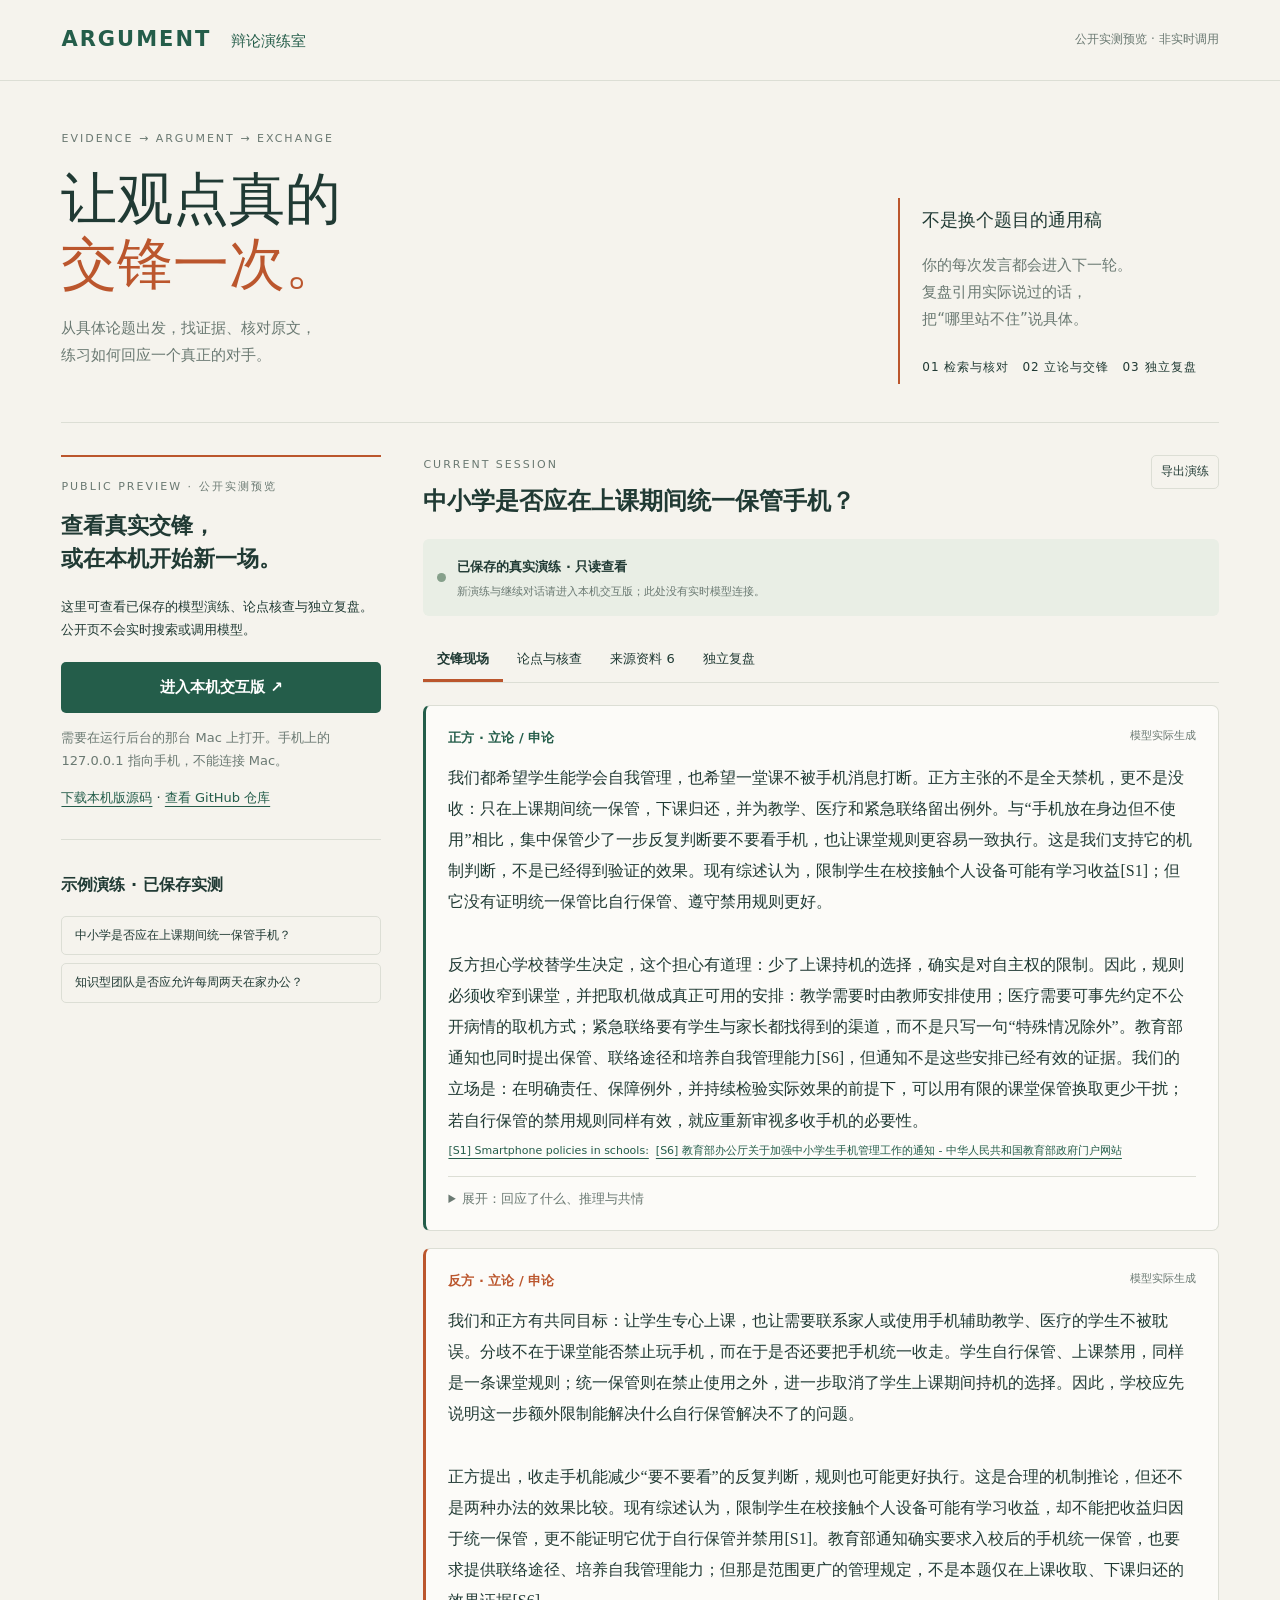
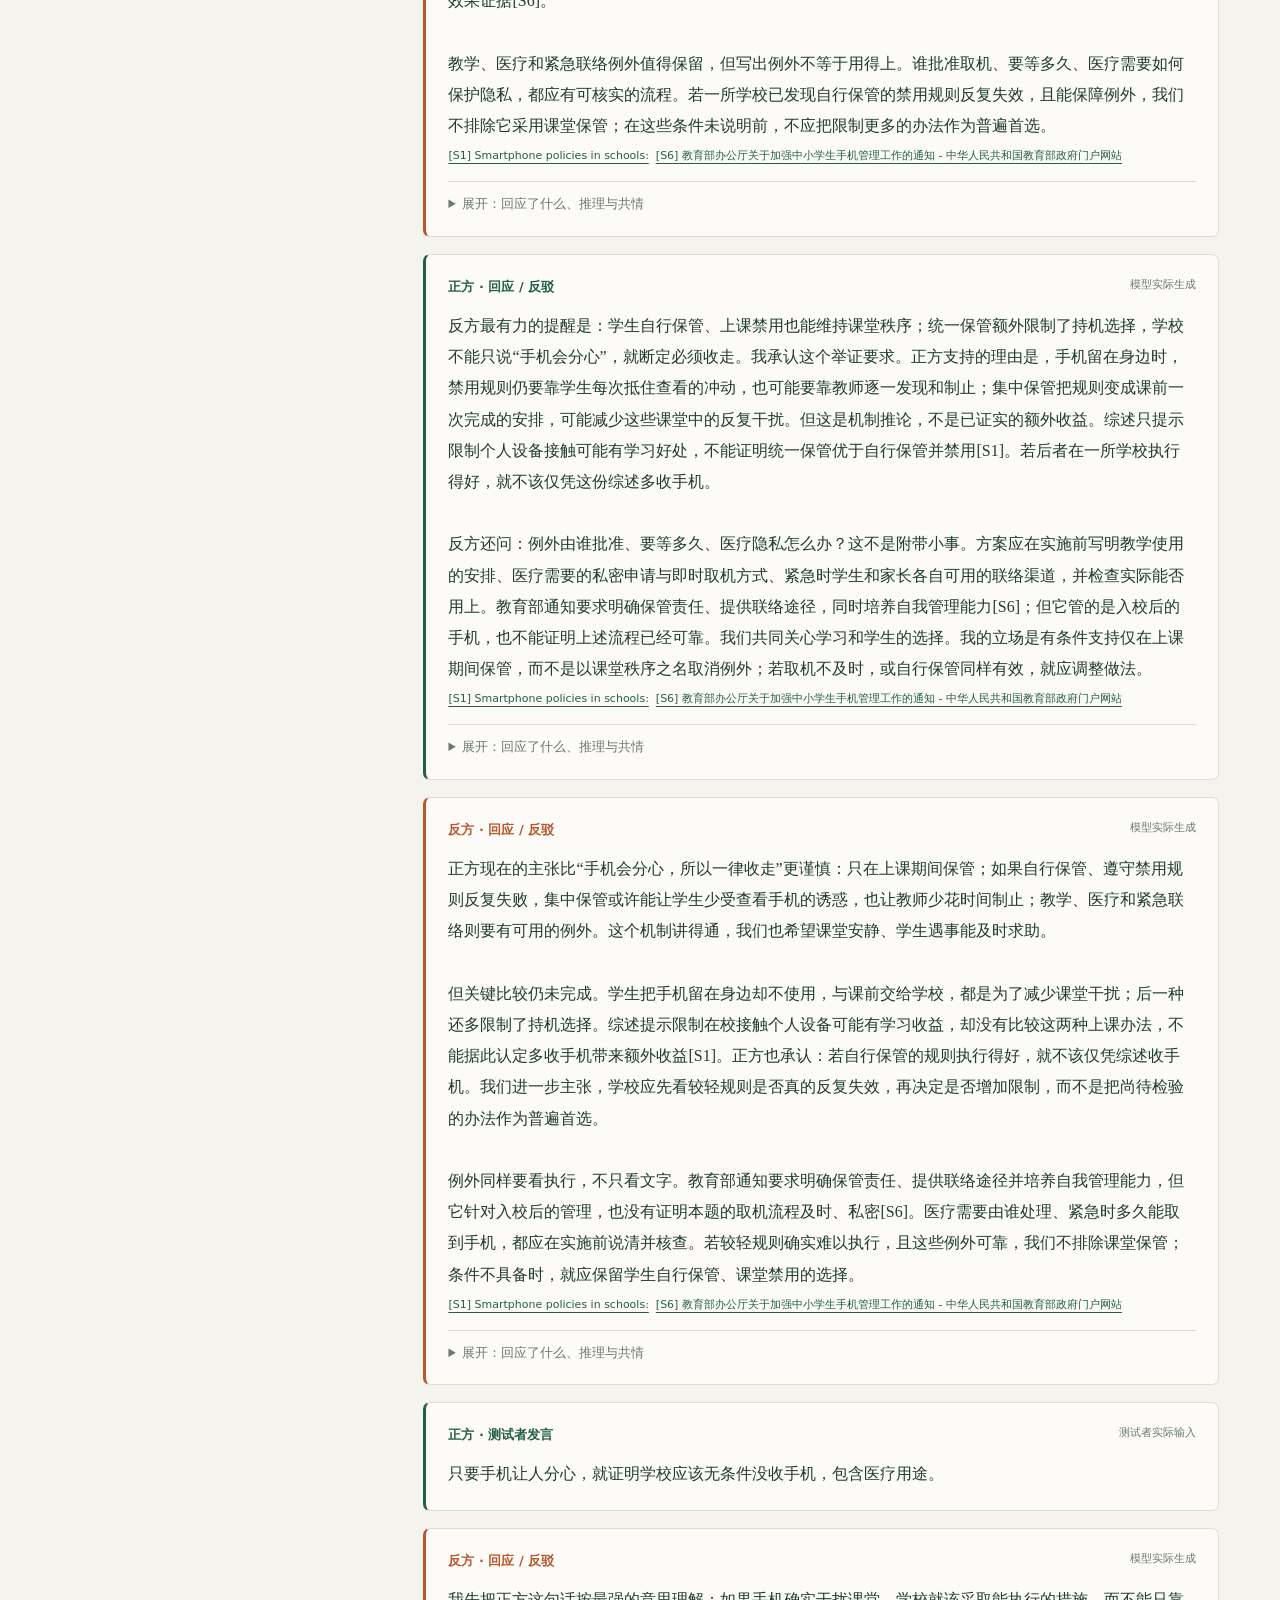
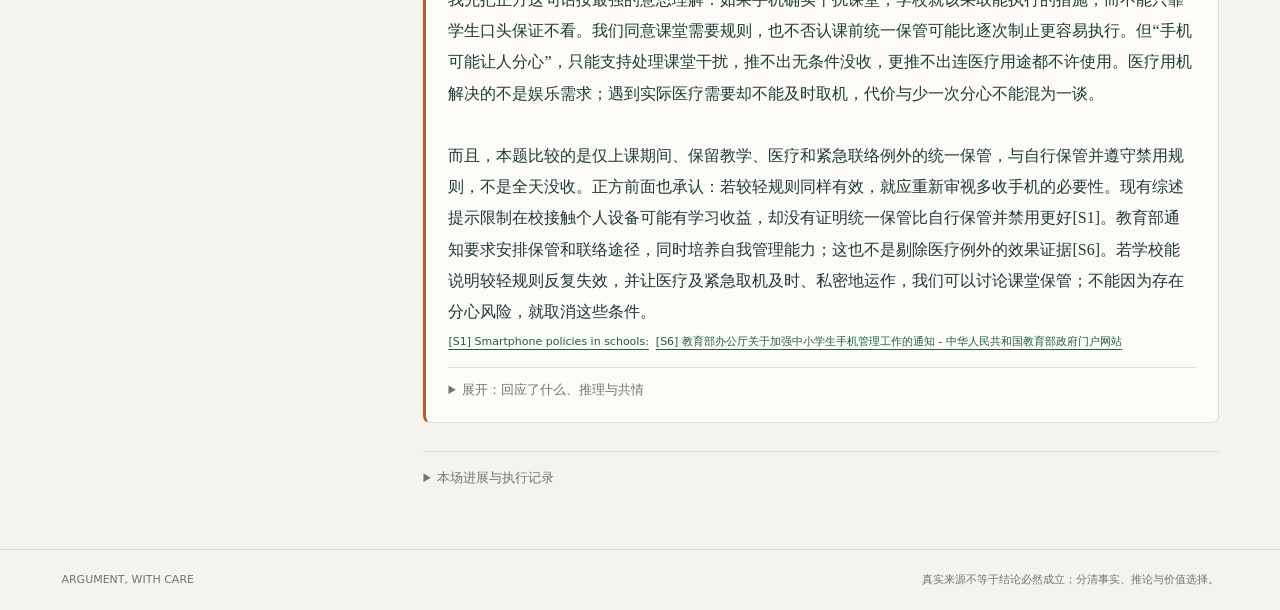
<file: index.html>
<!doctype html><html lang="zh-CN"><head><meta charset="utf-8"><meta name="viewport" content="width=device-width,initial-scale=1"><title>辩论演练室 · 有证据的交锋</title><link rel="icon" href="data:,"><link rel="stylesheet" href="./style.css"><script src="./app.js" defer></script></head><body data-public-preview="true">
<header><a href="./" class="brand">ARGUMENT<span>辩论演练室</span></a><span class="runtime" id="runtime">读取本机服务…</span></header>
<main><section class="hero"><div><div class="eyebrow">EVIDENCE → ARGUMENT → EXCHANGE</div><h1>让观点真的<br><em>交锋一次。</em></h1><p>从具体论题出发，找证据、核对原文，<br>练习如何回应一个真正的对手。</p></div><div class="hero-note"><span>不是换个题目的通用稿</span><p>你的每次发言都会进入下一轮。<br>复盘引用实际说过的话，<br>把“哪里站不住”说具体。</p><div>01 检索与核对　02 立论与交锋　03 独立复盘</div></div></section>
<div class="workspace"><aside><section class="public-notice"><div class="eyebrow">PUBLIC PREVIEW · 公开实测预览</div><h2>查看真实交锋，<br>或在本机开始新一场。</h2><p>这里可查看已保存的模型演练、论点核查与独立复盘。公开页不会实时搜索或调用模型。</p><a class="launch-link" href="http://127.0.0.1:56615/" target="_blank" rel="noopener noreferrer">进入本机交互版 ↗</a><p class="fine">需要在运行后台的那台 Mac 上打开。手机上的 127.0.0.1 指向手机，不能连接 Mac。</p><p><a href="./debate-simulator-local.zip">下载本机版源码</a> · <a href="https://github.com/randomCLB/debate-strategy-wg-57c5d8b4">查看 GitHub 仓库</a></p></section><form id="setup"><div class="section-head"><span class="step">01</span><h2>设定本场</h2></div><label for="topic">辩题 / 争议问题 <b>*</b></label><textarea id="topic" required minlength="3" maxlength="1000" placeholder="例如：中小学是否应在上课期间统一保管手机？"></textarea>
<div class="examples"><button type="button" data-example="phones">校园手机</button><button type="button" data-example="remote">远程工作</button><button type="button" data-example="transit">夜间公交</button></div>
<label for="mode">演练方式</label><select id="mode"><option value="human">我来辩论 · AI 做对手</option><option value="auto">先看 AI 正反方对练</option></select><div class="two"><div><label for="side">我的立场</label><select id="side"><option value="pro">支持 / 正方</option><option value="con">反对 / 反方</option></select></div><div><label for="rounds">自动交锋轮数</label><select id="rounds"><option value="1">1轮</option><option value="2" selected>2轮</option><option value="3">3轮</option></select></div></div>
<label for="audience">要说服谁？</label><select id="audience"><option>普通听众</option><option>家人或朋友</option><option>政策制定者</option><option>专业评审</option><option>同事与管理者</option></select>
<details class="setup-extra"><summary>补充我的观点、材料和对方原话</summary><label for="claim">我的核心主张</label><textarea id="claim" placeholder="你希望证明什么？可以先留空。"></textarea><label for="evidence">已有材料 / 链接 / 事实</label><textarea id="evidence" placeholder="你的材料会与公开来源比较，未经核对不会被当成已证实事实。"></textarea><label for="opponent">对方的实际说法</label><textarea id="opponent" placeholder="尽可能保留原话。"></textarea><label for="boundary">边界与例外</label><input id="boundary" placeholder="例如：仅限上课；保留医疗和教学例外"></details>
<button class="primary" id="start">检索证据，开始演练 <span>↗</span></button><p class="fine">使用本机现有模型连接。论题会交给模型和公开检索服务；不会把凭据放进网页。</p><p class="error" id="setup-error" role="alert" hidden></p></form>
<div class="history"><h3>示例演练 · 已保存实测</h3><div id="history"></div></div></aside>
<section class="stage"><div id="empty" class="empty"><span class="big-mark">“</span><h2>有力的回应，<br>从听清对方开始。</h2><p>填写辩题后，可以自己上场，<br>也可以先看双方如何建立论据、质疑和让步。</p><div class="empty-cards"><div><b>有来源</b><span>正文、时间、摘录都可查看</span></div><div><b>有来回</b><span>回应实际发言，避免各说各话</span></div><div><b>有复盘</b><span>逻辑、证据、共情分别评价</span></div></div></div>
<div id="session" hidden><div class="session-title"><div><div class="eyebrow">CURRENT SESSION</div><h2 id="session-topic"></h2></div><button id="export" class="text-button">导出演练</button></div><div class="progress" role="status"><span id="activity" class="activity"></span><div><strong id="phase"></strong><p id="status-note"></p></div><button id="stop" class="text-button">停止本轮</button></div><div id="session-error" class="error" role="alert" hidden></div>
<nav class="tabs" aria-label="演练内容"><button data-tab="arena" class="selected">交锋现场</button><button data-tab="dossier">论点与核查</button><button data-tab="sources">来源资料 <span id="source-count">0</span></button><button data-tab="review">独立复盘</button></nav>
<section id="arena" class="tab-panel"><div id="messages"></div><div id="composer"><label id="reply-label" for="reply">轮到你回应</label><textarea id="reply" placeholder="回答对方的问题，补上证据，或者指出其推理具体哪里推不出结论。"></textarea><div class="actions"><button id="send" class="primary">发送发言 · 让对方回应</button><button id="judge">复盘当前交锋</button><button id="continue">继续本场</button></div></div><div class="fine" id="auto-note"></div></section>
<section id="dossier" class="tab-panel" hidden></section><section id="sources" class="tab-panel" hidden></section><section id="review" class="tab-panel" hidden></section><details class="execution"><summary>本场进展与执行记录</summary><p id="usage"></p><ol id="events"></ol></details></div></section></div></main><footer>ARGUMENT, WITH CARE <span>真实来源不等于结论必然成立；分清事实、推论与价值选择。</span></footer></body></html>
</file>
<file: style.css>
:root{--ink:#203a34;--muted:#6a7972;--paper:#f5f3ed;--line:#dcded5;--green:#245d4a;--orange:#bb562d}*{box-sizing:border-box}body{margin:0;color:var(--ink);background:var(--paper);font:15px/1.8 system-ui,-apple-system,'PingFang SC',sans-serif}button,input,textarea,select{font:inherit}button,a{touch-action:manipulation}button{cursor:pointer;border:1px solid var(--line);border-radius:5px;background:#fff;padding:8px 13px;color:var(--ink)}button:hover{border-color:var(--green)}button:disabled{opacity:.55;cursor:wait}a{color:var(--green);text-underline-offset:4px}header{display:flex;justify-content:space-between;align-items:center;padding:21px 4.8%;border-bottom:1px solid var(--line)}.brand{font-size:21px;font-weight:750;letter-spacing:2px;text-decoration:none}.brand span{font-size:15px;letter-spacing:0;margin-left:20px;font-weight:400}.runtime,.fine{font-size:12px;color:var(--muted)}main{max-width:1500px;margin:auto;padding:0 4.8%}.hero{display:flex;justify-content:space-between;gap:35px;padding:48px 0 38px;border-bottom:1px solid var(--line)}.eyebrow{font-size:11px;letter-spacing:2px;color:var(--muted)}h1{font-family:Georgia,'Songti SC',serif;font-size:clamp(38px,4.4vw,66px);font-weight:500;line-height:1.16;margin:18px 0}h1 em{font-style:normal;color:var(--orange)}.hero p{color:var(--muted);margin:15px 0}.hero-note{align-self:end;border-left:2px solid var(--orange);padding:6px 22px;max-width:440px}.hero-note>span{font-size:18px}.hero-note>div{font-size:12px;margin-top:24px;letter-spacing:1px}.workspace{display:grid;grid-template-columns:320px minmax(0,1fr);gap:42px;padding:32px 0 60px}.section-head{display:flex;gap:12px;align-items:center}.step{font-family:Georgia,serif;color:var(--orange);font-size:24px}h2{font-size:22px;line-height:1.5;margin:6px 0 20px}h3{font-size:16px}label{display:block;font-weight:600;font-size:13px;margin:14px 0 6px}label b{color:var(--orange)}textarea,input,select{width:100%;background:#fcfbf7;color:var(--ink);border:1px solid #cbd1c7;border-radius:5px;padding:10px 11px;outline-color:var(--green)}textarea{resize:vertical;min-height:90px}#topic{min-height:110px}select{height:44px}.two{display:grid;grid-template-columns:1fr 1fr;gap:12px}.examples{display:flex;gap:6px;margin-top:8px}.examples button{font-size:11px;padding:3px 8px;background:transparent}.primary{background:var(--green);border-color:var(--green);color:white;font-weight:600}.primary:hover{background:#174737}#start{margin-top:20px;width:100%;display:flex;justify-content:space-between;padding:12px}.setup-extra{margin-top:16px}summary{cursor:pointer;font-size:13px;color:var(--muted)}.history{margin-top:30px;border-top:1px solid var(--line);padding-top:15px}.history button{display:block;text-align:left;width:100%;margin-bottom:8px;background:transparent;font-size:12px}.stage{min-width:0}.empty{text-align:center;padding:35px 10px}.big-mark{font:90px/1 Georgia,serif;color:var(--orange)}.empty h2{font:35px/1.5 Georgia,'Songti SC',serif;margin-top:-20px}.empty p{color:var(--muted)}.empty-cards{display:flex;justify-content:center;gap:32px;margin-top:45px;text-align:left}.empty-cards div{border-top:1px solid var(--line);padding-top:10px;flex:1;max-width:160px}.empty-cards b,.empty-cards span{display:block}.empty-cards span{font-size:11px;color:var(--muted);margin-top:5px}.session-title{display:flex;justify-content:space-between;gap:15px;align-items:start}.session-title h2{font-size:24px;margin-top:8px}.text-button{background:transparent;white-space:nowrap;font-size:12px;padding:5px 9px}.progress{display:flex;gap:11px;align-items:center;padding:14px;background:#e9eee5;border-radius:6px}.progress>div{flex:1;min-width:0}.progress strong{font-size:13px;overflow-wrap:anywhere}.progress p{margin:2px 0 0;font-size:11px;color:var(--muted)}.activity{width:9px;height:9px;background:#86a08b;border-radius:50%;flex-shrink:0}.activity.running{background:#c4743a;animation:pulse 1.5s infinite}@keyframes pulse{50%{opacity:.3}}.tabs{display:flex;border-bottom:1px solid var(--line);margin:22px 0;overflow:auto}.tabs button{border:0;border-bottom:3px solid transparent;border-radius:0;background:transparent;padding:9px 14px;white-space:nowrap;font-size:13px}.tabs .selected{border-bottom-color:var(--orange);font-weight:700}.message,.card,.source{border:1px solid var(--line);border-radius:7px;padding:20px 22px;background:#fcfbf8;margin-bottom:17px}.message.pro{border-left:3px solid var(--green)}.message.con{border-left:3px solid var(--orange)}.message .meta{display:flex;justify-content:space-between;gap:10px;font-size:11px;color:var(--muted);margin-bottom:12px}.message .side{font-weight:700;color:var(--green);font-size:13px}.message.con .side{color:var(--orange)}.speech{font:16px/1.95 Georgia,'Songti SC',serif;white-space:pre-wrap;overflow-wrap:anywhere}.message details{margin-top:13px;border-top:1px solid var(--line);padding-top:10px}.message details p{font-size:13px;white-space:pre-wrap}.quote{border-left:2px solid #c4cbbf;padding:7px 12px;font-size:13px;background:#f0f1e9;white-space:pre-wrap}.citation{display:inline-block;font-size:11px;margin-right:7px;line-height:1.6}.card p{margin:9px 0;white-space:pre-wrap;overflow-wrap:anywhere}.pill{font-size:11px;border-radius:4px;padding:2px 6px;background:#e3eddf;color:#3e674d;display:inline-block}.pill.unknown{color:#946137;background:#f4e9d5}.source h3{margin:8px 0}.source .url{font-size:11px;overflow-wrap:anywhere}.source pre{white-space:pre-wrap;font:12px/1.7 system-ui;max-height:300px;overflow:auto}.source small{font-size:11px;color:var(--muted)}#composer{margin-top:24px;border-top:1px solid var(--line);padding-top:5px}.actions{display:flex;gap:9px;flex-wrap:wrap;margin-top:10px}.actions button{font-size:12px}#reply{min-height:120px}.error{padding:10px 13px;background:#f7e7df;border-left:3px solid var(--orange);font-size:13px;white-space:pre-wrap}.execution{margin-top:28px;border-top:1px solid var(--line);padding-top:14px}.execution ol{font-size:12px;color:var(--muted)}footer{border-top:1px solid var(--line);padding:20px 4.8%;font-size:11px;color:var(--muted);display:flex;justify-content:space-between;gap:18px}li{margin-bottom:8px}[hidden]{display:none!important}:focus-visible{outline:3px solid #d5aa65;outline-offset:2px}@media(max-width:900px){.workspace{grid-template-columns:280px minmax(0,1fr);gap:24px}.hero-note{font-size:13px}.empty-cards{gap:14px}.tabs button{padding:8px}}@media(max-width:700px){header{padding:16px}.brand span{margin-left:8px}.runtime{max-width:135px;text-align:right;font-size:10px}main{padding:0 16px}.hero{padding:30px 0;gap:15px}.hero-note{display:none}.hero h1{font-size:43px}.workspace{display:block;padding-top:24px}.stage{margin-top:30px;border-top:1px solid var(--line);padding-top:24px}.empty{padding-top:16px}.empty-cards{margin-top:25px}.message,.card,.source{padding:16px}.session-title h2{font-size:21px}.progress{align-items:start}footer{display:block}footer span{display:block;margin-top:8px}.actions{gap:6px}}@media(prefers-reduced-motion:reduce){.activity.running{animation:none}}

[data-public-preview] #setup{display:none}.public-notice{border-top:2px solid var(--orange);padding-top:20px}.public-notice h2{margin-top:12px}.public-notice p{font-size:13px}.launch-link{display:block;background:var(--green);color:white;text-align:center;text-decoration:none;border-radius:5px;padding:12px 8px;margin-top:20px;font-weight:600}
</file>
